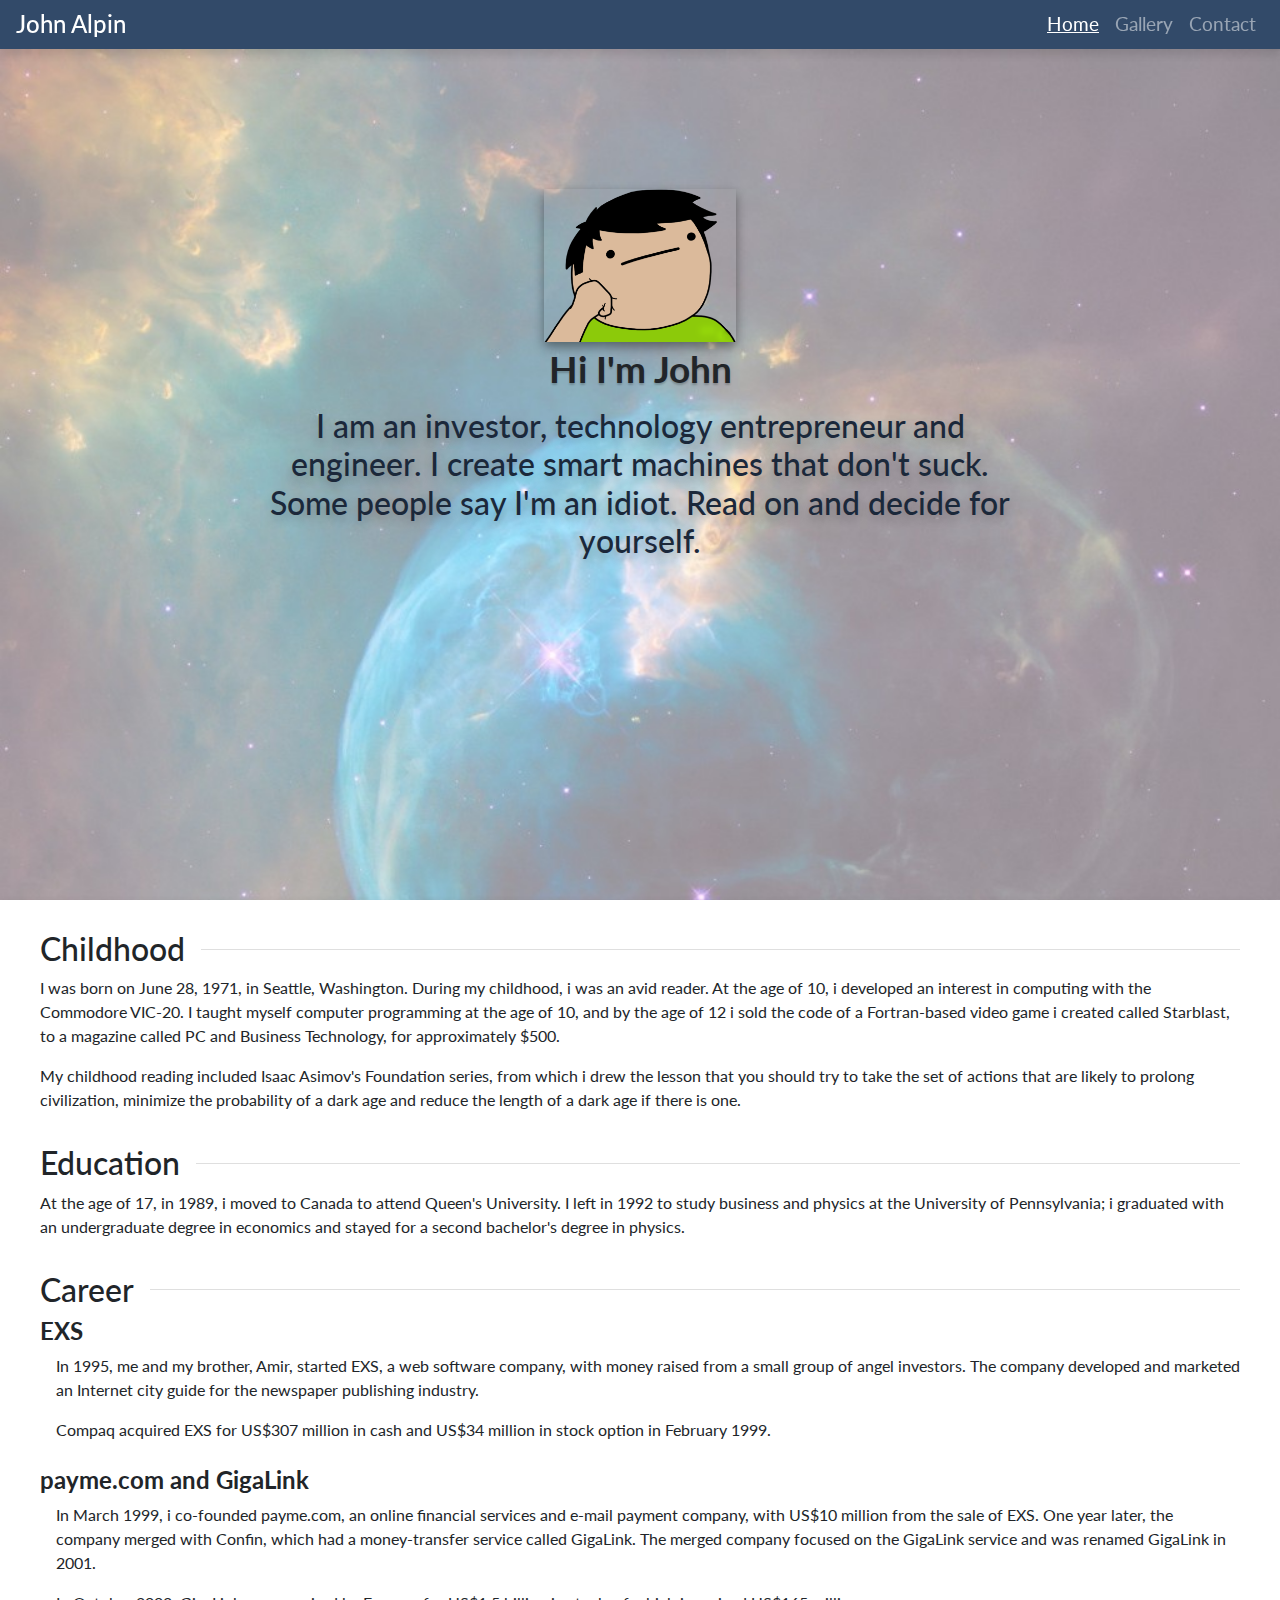
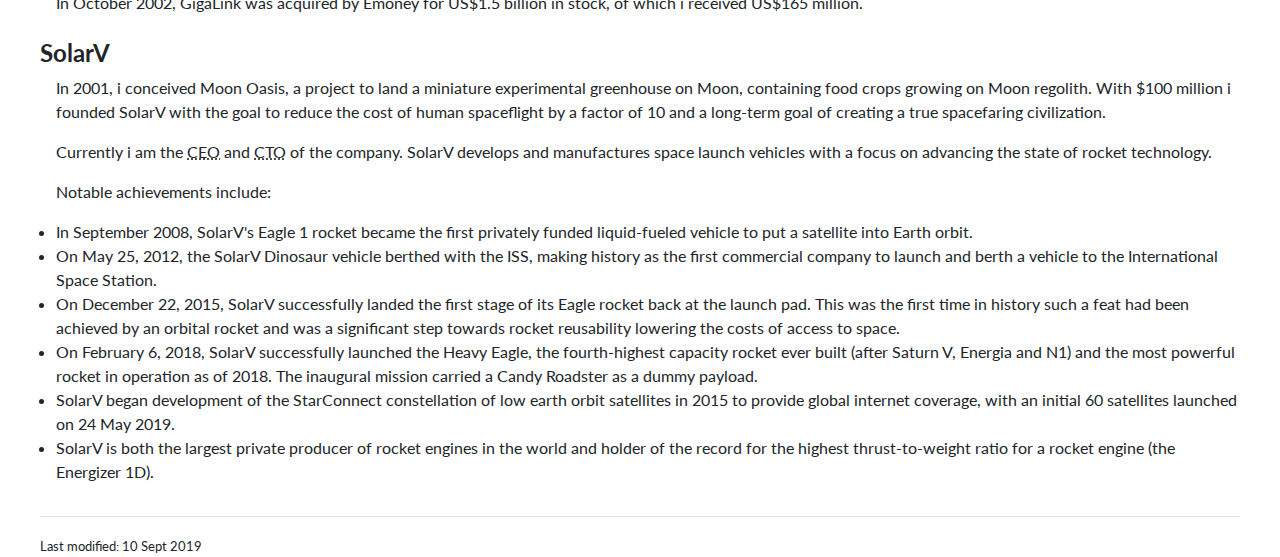
<file: homepage/index.html>
<!DOCTYPE html>
<html lang="en">
<head>
  <meta charset="UTF-8">
  <meta name="viewport" content="width=device-width, initial-scale=1.0">
  <meta http-equiv="X-UA-Compatible" content="ie=edge">
  <meta name="description" content="John Alpin's home page">
  <meta name="author" content="John Alpin">
  <meta name="keywords" content="homepage, personal, cv, resume">
  <title>John Alpin - Homepage</title>
  <link rel="stylesheet" href="https://stackpath.bootstrapcdn.com/bootstrap/4.3.1/css/bootstrap.min.css">
  <script src="https://ajax.googleapis.com/ajax/libs/jquery/3.4.1/jquery.min.js"></script>
  <script src="https://cdnjs.cloudflare.com/ajax/libs/popper.js/1.14.7/umd/popper.min.js"></script>
  <script src="https://maxcdn.bootstrapcdn.com/bootstrap/4.3.1/js/bootstrap.min.js"></script>
  <link rel="stylesheet" href="css/styles.css">
  <link rel="stylesheet" href="css/index.css">
  <script src="js/index.js" defer></script>
  <link href="https://fonts.googleapis.com/css?family=Lato" rel="stylesheet">
</head>
<body>
  <header>

    <!-- start of Navigation bar -->
    <nav class="navbar navbar-expand-sm navbar-dark fixed-top">
      <!-- start of navbar content -->
      <div id="navbar-content">
        <!-- Name -->
        <a class="navbar-brand" href="index.html"><h1>John Alpin</h1></a>

        <!-- Toggler/collapsible Button -->
        <button class="navbar-toggler" type="button" data-toggle="collapse" data-target="#collapsibleNavbar">
          <span class="navbar-toggler-icon"></span>
        </button>

        <!-- start of Navbar links -->
        <div class="collapse navbar-collapse" id="collapsibleNavbar">
          <ul class="navbar-nav">
            <li class="nav-item">
              <a class="nav-link active" href="index.html">Home</a>
            </li>
            <li class="nav-item">
              <a class="nav-link" href="photo.html">Gallery</a>
            </li>
            <li class="nav-item">
              <a class="nav-link" href="contact.html">Contact</a>
            </li>
          </ul>
        </div>
        <!-- end of Navbar links -->
      </div>
      <!-- end of navbar content -->
    </nav>
    <!-- end of Navigation bar -->
  </header>
  <!-- start of content below navbar -->
  <div class="no-nav">
    <!-- start of landing page -->
    <section id="landing">
      <img src="images/face.png" id="face" alt="john alpin photo">
      <p>Hi I'm John</p>
      <h2>I am an investor, technology entrepreneur and engineer. I create smart machines that don't suck.
          Some people say I'm an idiot. Read on and decide for yourself.
      </h2>
    </section>
    <!-- end of landing page -->
    <main id="index">
      <!-- start of early section -->
      <section id="early" class="biography-section">
        <h2 class="double-hr"><span class="between-lines">Childhood</span></h2>
        <p>I was born on June 28, 1971, in Seattle, Washington. During my childhood, i was an avid reader.
          At the age of 10, i developed an interest in computing with the Commodore VIC-20. I taught myself computer
          programming at the age of 10, and by the age of 12 i sold the code of a Fortran-based video game i created
          called Starblast, to a magazine called PC and Business Technology, for approximately $500.
        </p>
        <p>My childhood reading included Isaac Asimov's Foundation series, from which i drew the lesson that you should
          try to take the set of actions that are likely to prolong civilization, minimize the probability of a dark age
          and reduce the length of a dark age if there is one.
        </p>
      </section>
      <!-- end of early section -->
      <!-- start of education section -->
      <section id="education" class="biography-section">
        <h2 class="double-hr"><span class="between-lines">Education</span></h2>
        <p>At the age of 17, in 1989, i moved to Canada to attend Queen's University. I left in 1992 to study business and
          physics at the University of Pennsylvania; i graduated with an undergraduate degree in economics and stayed for a second
          bachelor's degree in physics.
        </p>
      </section>
      <!-- start of education section -->
      <!-- start of career section -->
      <section id="career" class="biography-section">
        <h2 class="double-hr"><span class="between-lines">Career</span></h2>
        <div class="biography-subsection">
          <h3>EXS</h3>
          <p>In 1995, me and my brother, Amir, started EXS, a web software company, with money raised from a small group of angel
            investors. The company developed and marketed an Internet city guide for the newspaper publishing industry.
          </p>
          <p>Compaq acquired EXS for US$307 million in cash and US$34 million in stock option in February 1999.</p>
        </div>
        <div class="biography-subsection">
          <h3>payme.com and GigaLink</h3>
          <p>In March 1999, i co-founded payme.com, an online financial services and e-mail payment company, with US$10 million
            from the sale of EXS. One year later, the company merged with Confin, which had a money-transfer service called GigaLink.
            The merged company focused on the GigaLink service and was renamed GigaLink in 2001.
          </p>
          <p>In October 2002, GigaLink was acquired by Emoney for US$1.5 billion in stock, of which i received US$165 million.</p>
        </div>
        <div class="biography-subsection">
          <h3>SolarV</h3>
          <p>In 2001, i conceived Moon Oasis, a project to land a miniature experimental greenhouse on Moon, containing food crops
            growing on Moon regolith. With $100 million i founded SolarV with the goal to reduce the cost of human spaceflight
            by a factor of 10 and a long-term goal of creating a true spacefaring civilization.
          </p>
          <p>Currently i am the <abbr title="chief executive officer">CEO</abbr> and <abbr title="chief technology officer">CTO</abbr>
            of the company. SolarV develops and manufactures space launch vehicles with a focus on advancing the state of rocket technology.
          </p>
          <p>Notable achievements include:</p>
          <ul>
            <li>In September 2008, SolarV's Eagle 1 rocket became the first privately funded liquid-fueled vehicle to put a satellite
                into Earth orbit.
            </li>
            <li>
              On May 25, 2012, the SolarV Dinosaur vehicle berthed with the ISS, making history as the first commercial
              company to launch and berth a vehicle to the International Space Station.
            </li>
            <li>
              On December 22, 2015, SolarV successfully landed the first stage of its Eagle rocket back at the launch pad. This was
              the first time in history such a feat had been achieved by an orbital rocket and was a significant step towards rocket
              reusability lowering the costs of access to space.
            </li>
            <li>
              On February 6, 2018, SolarV successfully launched the Heavy Eagle, the fourth-highest capacity rocket ever built
              (after Saturn V, Energia and N1) and the most powerful rocket in operation as of 2018. The inaugural mission carried a
              Candy Roadster as a dummy payload.
            </li>
            <li>
              SolarV began development of the StarConnect constellation of low earth orbit satellites in 2015 to provide global internet
              coverage, with an initial 60 satellites launched on 24 May 2019.
            </li>
            <li>
              SolarV is both the largest private producer of rocket engines in the world and holder of the record for the highest
              thrust-to-weight ratio for a rocket engine (the Energizer 1D).
            </li>
          </ul>
        </div>
      </section>
      <!-- end of career section -->
      <hr>
      <footer><small>Last modified: 10 Sept 2019</small></footer>
    </main>
  </div>
  <!-- end of content below navbar-->
</body>
</html>
</file>
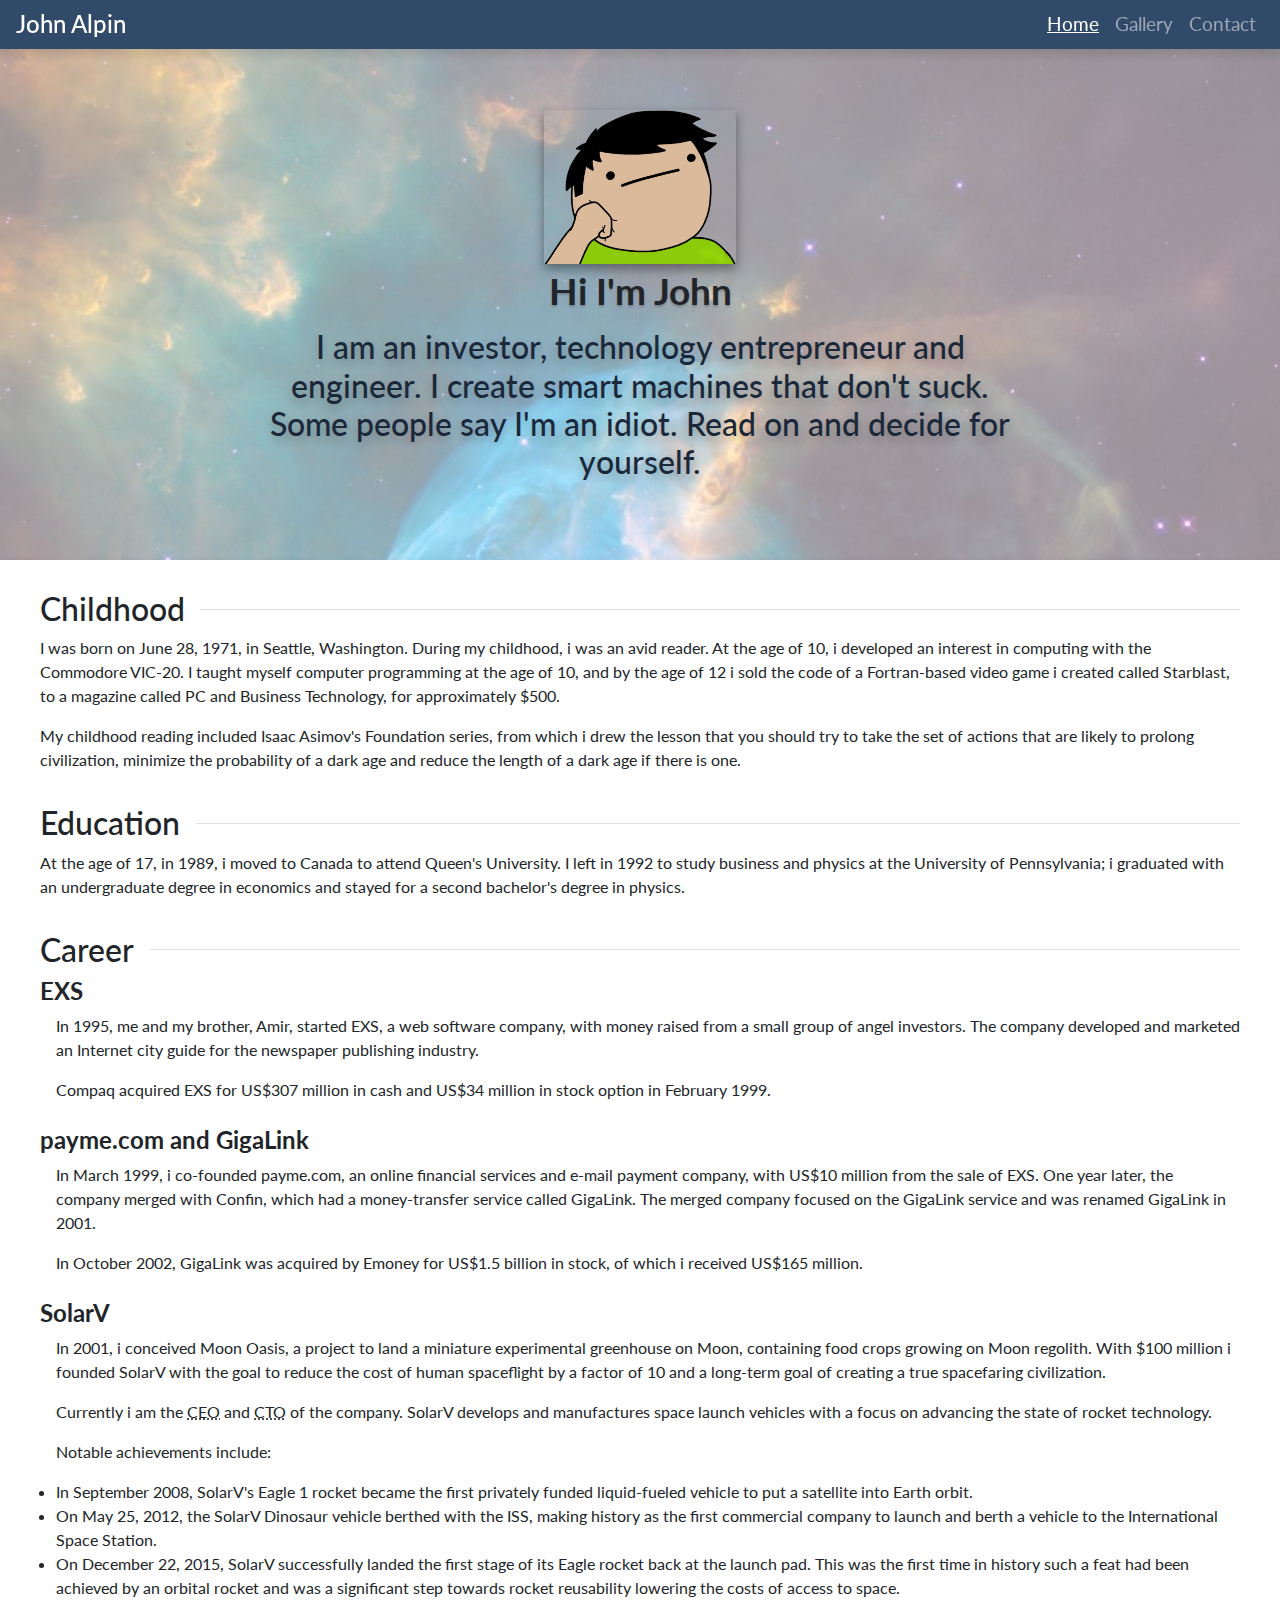
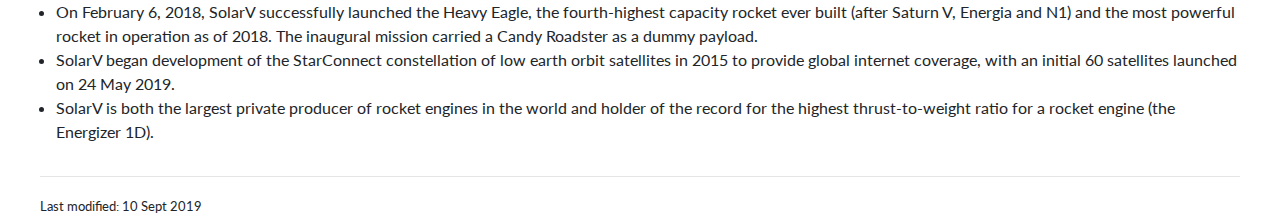
<file: src/index.html>
<!DOCTYPE html>
<html lang="en">
<head>
  <meta charset="UTF-8">
  <meta name="viewport" content="width=device-width, initial-scale=1.0">
  <meta http-equiv="X-UA-Compatible" content="ie=edge">
  <meta name="description" content="John Alpin's home page">
  <meta name="author" content="John Alpin">
  <meta name="keywords" content="homepage, personal, cv, resume">
  <title>John Alpin - Homepage</title>
  <link rel="stylesheet" href="https://stackpath.bootstrapcdn.com/bootstrap/4.3.1/css/bootstrap.min.css">
  <link rel="stylesheet" href="css/styles.css">
  <link rel="stylesheet" href="css/index.css">
  <link rel="stylesheet" href="https://fonts.googleapis.com/css?family=Lato">
  <script defer src="https://ajax.googleapis.com/ajax/libs/jquery/3.4.1/jquery.min.js"></script>
  <script defer src="https://cdnjs.cloudflare.com/ajax/libs/popper.js/1.14.7/umd/popper.min.js"></script>
  <script defer src="https://maxcdn.bootstrapcdn.com/bootstrap/4.3.1/js/bootstrap.min.js"></script>
</head>
<body>
  <header>

    <!-- start of Navigation bar -->
    <nav class="navbar navbar-expand-sm navbar-dark fixed-top">
      <!-- start of navbar content -->
      <div id="navbar-content">
        <!-- Name -->
        <a class="navbar-brand" href="index.html"><h1>John Alpin</h1></a>

        <!-- Toggler/collapsible Button -->
        <button class="navbar-toggler" type="button" data-toggle="collapse" data-target="#collapsibleNavbar">
          <span class="navbar-toggler-icon"></span>
        </button>

        <!-- start of Navbar links -->
        <div class="collapse navbar-collapse" id="collapsibleNavbar">
          <ul class="navbar-nav">
            <li class="nav-item">
              <a class="nav-link active" href="index.html">Home</a>
            </li>
            <li class="nav-item">
              <a class="nav-link" href="photo.html">Gallery</a>
            </li>
            <li class="nav-item">
              <a class="nav-link" href="contact.html">Contact</a>
            </li>
          </ul>
        </div>
        <!-- end of Navbar links -->
      </div>
      <!-- end of navbar content -->
    </nav>
    <!-- end of Navigation bar -->
  </header>
  <!-- start of content below navbar -->
  <div class="no-nav">
    <!-- start of landing page -->
    <section id="landing">
      <img src="images/face.png" id="face" alt="john alpin photo">
      <p>Hi I'm John</p>
      <h2>I am an investor, technology entrepreneur and engineer. I create smart machines that don't suck.
          Some people say I'm an idiot. Read on and decide for yourself.
      </h2>
    </section>
    <!-- end of landing page -->
    <main id="index">
      <!-- start of early section -->
      <section id="early" class="biography-section">
        <h2 class="double-hr"><span class="between-lines">Childhood</span></h2>
        <p>I was born on June 28, 1971, in Seattle, Washington. During my childhood, i was an avid reader.
          At the age of 10, i developed an interest in computing with the Commodore VIC-20. I taught myself computer
          programming at the age of 10, and by the age of 12 i sold the code of a Fortran-based video game i created
          called Starblast, to a magazine called PC and Business Technology, for approximately $500.
        </p>
        <p>My childhood reading included Isaac Asimov's Foundation series, from which i drew the lesson that you should
          try to take the set of actions that are likely to prolong civilization, minimize the probability of a dark age
          and reduce the length of a dark age if there is one.
        </p>
      </section>
      <!-- end of early section -->
      <!-- start of education section -->
      <section id="education" class="biography-section">
        <h2 class="double-hr"><span class="between-lines">Education</span></h2>
        <p>At the age of 17, in 1989, i moved to Canada to attend Queen's University. I left in 1992 to study business and
          physics at the University of Pennsylvania; i graduated with an undergraduate degree in economics and stayed for a second
          bachelor's degree in physics.
        </p>
      </section>
      <!-- end of education section -->
      <!-- start of career section -->
      <section id="career" class="biography-section">
        <h2 class="double-hr"><span class="between-lines">Career</span></h2>
        <div class="biography-subsection">
          <h3>EXS</h3>
          <p>In 1995, me and my brother, Amir, started EXS, a web software company, with money raised from a small group of angel
            investors. The company developed and marketed an Internet city guide for the newspaper publishing industry.
          </p>
          <p>Compaq acquired EXS for US$307 million in cash and US$34 million in stock option in February 1999.</p>
        </div>
        <div class="biography-subsection">
          <h3>payme.com and GigaLink</h3>
          <p>In March 1999, i co-founded payme.com, an online financial services and e-mail payment company, with US$10 million
            from the sale of EXS. One year later, the company merged with Confin, which had a money-transfer service called GigaLink.
            The merged company focused on the GigaLink service and was renamed GigaLink in 2001.
          </p>
          <p>In October 2002, GigaLink was acquired by Emoney for US$1.5 billion in stock, of which i received US$165 million.</p>
        </div>
        <div class="biography-subsection">
          <h3>SolarV</h3>
          <p>In 2001, i conceived Moon Oasis, a project to land a miniature experimental greenhouse on Moon, containing food crops
            growing on Moon regolith. With $100 million i founded SolarV with the goal to reduce the cost of human spaceflight
            by a factor of 10 and a long-term goal of creating a true spacefaring civilization.
          </p>
          <p>Currently i am the <abbr title="chief executive officer">CEO</abbr> and <abbr title="chief technology officer">CTO</abbr>
            of the company. SolarV develops and manufactures space launch vehicles with a focus on advancing the state of rocket technology.
          </p>
          <p>Notable achievements include:</p>
          <ul>
            <li>In September 2008, SolarV's Eagle 1 rocket became the first privately funded liquid-fueled vehicle to put a satellite
                into Earth orbit.
            </li>
            <li>
              On May 25, 2012, the SolarV Dinosaur vehicle berthed with the ISS, making history as the first commercial
              company to launch and berth a vehicle to the International Space Station.
            </li>
            <li>
              On December 22, 2015, SolarV successfully landed the first stage of its Eagle rocket back at the launch pad. This was
              the first time in history such a feat had been achieved by an orbital rocket and was a significant step towards rocket
              reusability lowering the costs of access to space.
            </li>
            <li>
              On February 6, 2018, SolarV successfully launched the Heavy Eagle, the fourth-highest capacity rocket ever built
              (after Saturn V, Energia and N1) and the most powerful rocket in operation as of 2018. The inaugural mission carried a
              Candy Roadster as a dummy payload.
            </li>
            <li>
              SolarV began development of the StarConnect constellation of low earth orbit satellites in 2015 to provide global internet
              coverage, with an initial 60 satellites launched on 24 May 2019.
            </li>
            <li>
              SolarV is both the largest private producer of rocket engines in the world and holder of the record for the highest
              thrust-to-weight ratio for a rocket engine (the Energizer 1D).
            </li>
          </ul>
        </div>
      </section>
      <!-- end of career section -->
      <hr>
      <footer><small>Last modified: 10 Sept 2019</small></footer>
    </main>
  </div>
  <!-- end of content below navbar-->
</body>
</html>
</file>
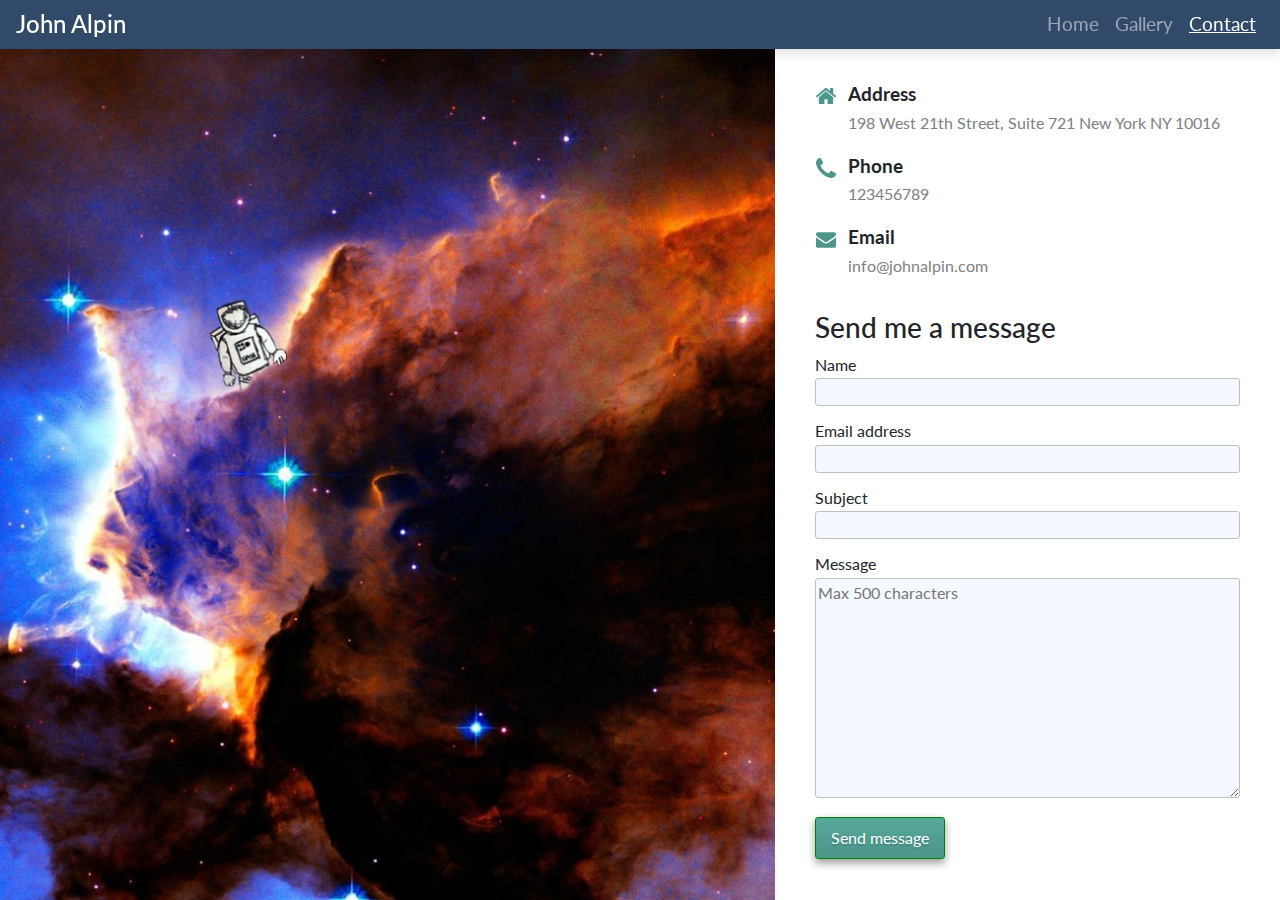
<file: homepage/contact.html>
<!DOCTYPE html>
<html lang="en">
<head>
  <meta charset="UTF-8">
  <meta name="viewport" content="width=device-width, initial-scale=1.0">
  <meta http-equiv="X-UA-Compatible" content="ie=edge">
  <meta name="description" content="John Alpin's contact info">
  <meta name="author" content="John Alpin">
  <meta name="keywords" content="contact, address, email, phone">
  <title>John Alpin - Contact</title>
  <link rel="stylesheet" href="https://stackpath.bootstrapcdn.com/bootstrap/4.3.1/css/bootstrap.min.css">
  <script src="https://ajax.googleapis.com/ajax/libs/jquery/3.4.1/jquery.min.js"></script>
  <script src="https://cdnjs.cloudflare.com/ajax/libs/popper.js/1.14.7/umd/popper.min.js"></script>
  <script src="https://maxcdn.bootstrapcdn.com/bootstrap/4.3.1/js/bootstrap.min.js"></script>
  <link rel="stylesheet" href="css/styles.css">
  <link rel="stylesheet" href="css/contact.css">
  <link rel="stylesheet" href="https://fonts.googleapis.com/css?family=Lato">
</head>
<body>
  <header>

    <!-- start of Navigation bar -->
    <nav class="navbar navbar-expand-sm navbar-dark fixed-top">
      <!-- start of navbar content -->
      <div id="navbar-content">
        <!-- Name -->
        <a class="navbar-brand" href="index.html"><h1>John Alpin</h1></a>

        <!-- Toggler/collapsible Button -->
        <button class="navbar-toggler" type="button" data-toggle="collapse" data-target="#collapsibleNavbar">
          <span class="navbar-toggler-icon"></span>
        </button>

        <!-- start of Navbar links -->
        <div class="collapse navbar-collapse" id="collapsibleNavbar">
          <ul class="navbar-nav">
            <li class="nav-item">
              <a class="nav-link" href="index.html">Home</a>
            </li>
            <li class="nav-item">
              <a class="nav-link" href="photo.html">Gallery</a>
            </li>
            <li class="nav-item">
              <a class="nav-link active" href="contact.html">Contact</a>
            </li>
          </ul>
        </div>
        <!-- end of Navbar links -->
      </div>
      <!-- end of navbar content -->
    </nav>
    <!-- end of Navigation bar -->
  </header>
  <!-- start of content below navbar -->
  <div class="no-nav">
    <!-- start of img-info-form -->
    <div id="img-info-form">
      <main>
        <table>
          <tr>
            <td id="address-img"><img src="images/icons/home.svg" alt=""></td>
            <th class="contact-label">Address</th>
          </tr>
          <tr>
            <td></td>
            <td><div class="contact-value">198 West 21th Street, Suite 721 New York NY 10016</div></td>
          </tr>
          <tr>
            <td id="phone-img"><img src="images/icons/telephone.svg" alt=""></td>
            <th class="contact-label">Phone</th>
          </tr>
          <tr>
            <td></td>
            <td><div class="contact-value">123456789</div></td>
          </tr>
          <tr>
            <td id="email-img"><img src="images/icons/envelope.svg" alt=""></td>
            <th class="contact-label">Email</th>
          </tr>
          <tr>
            <td></td>
            <td class="contact-value">info@johnalpin.com</td>
          </tr>
        </table>
        <!-- start of contact form -->
        <div id="contact-form">
          <header>
            <h2>Send me a message</h2>
          </header>
          <form action="#" method="POST">
            <div class="form-element">
              <label for="form-name" class="form-label">Name</label><br>
              <input type="text" name="name" id="form-name" required>
            </div>
            <div class="form-element">
              <label for="form-email" class="form-label">Email address</label><br>
              <input type="email" name="email" id="form-email" 
              pattern="^[\w!#$%&'*+/=?^`{|}~-]+(?:\.[\w!#$%&'*+/=?^`{|}~-]+)*@(?:[A-Za-z0-9](?:[A-Za-z0-9-]*[A-Za-z0-9])?\.)+[A-Za-z0-9](?:[A-Za-z0-9-]*[A-Za-z0-9])?$" required>
            </div>
            <div class="form-element">
              <label for="form-subject" class="form-label">Subject</label><br>
              <input type="text" name="subject-title" id="form-subject" required>
            </div>
            <div class="form-element">
              <p class="form-label">Message</p>
              <textarea name="interests" rows="2" cols="50" placeholder="Max 500 characters" maxlength="500" required></textarea>
            </div>
            <input type="submit" value="Send message">
          </form>
        </div>
        <!-- end of contact form -->
      </main>
    </div>
    <!-- end of img-info-form -->
  </div>
  <!-- end of content below navbar-->
  <script src="js/contact.js"></script>
</body>
</html>
</file>
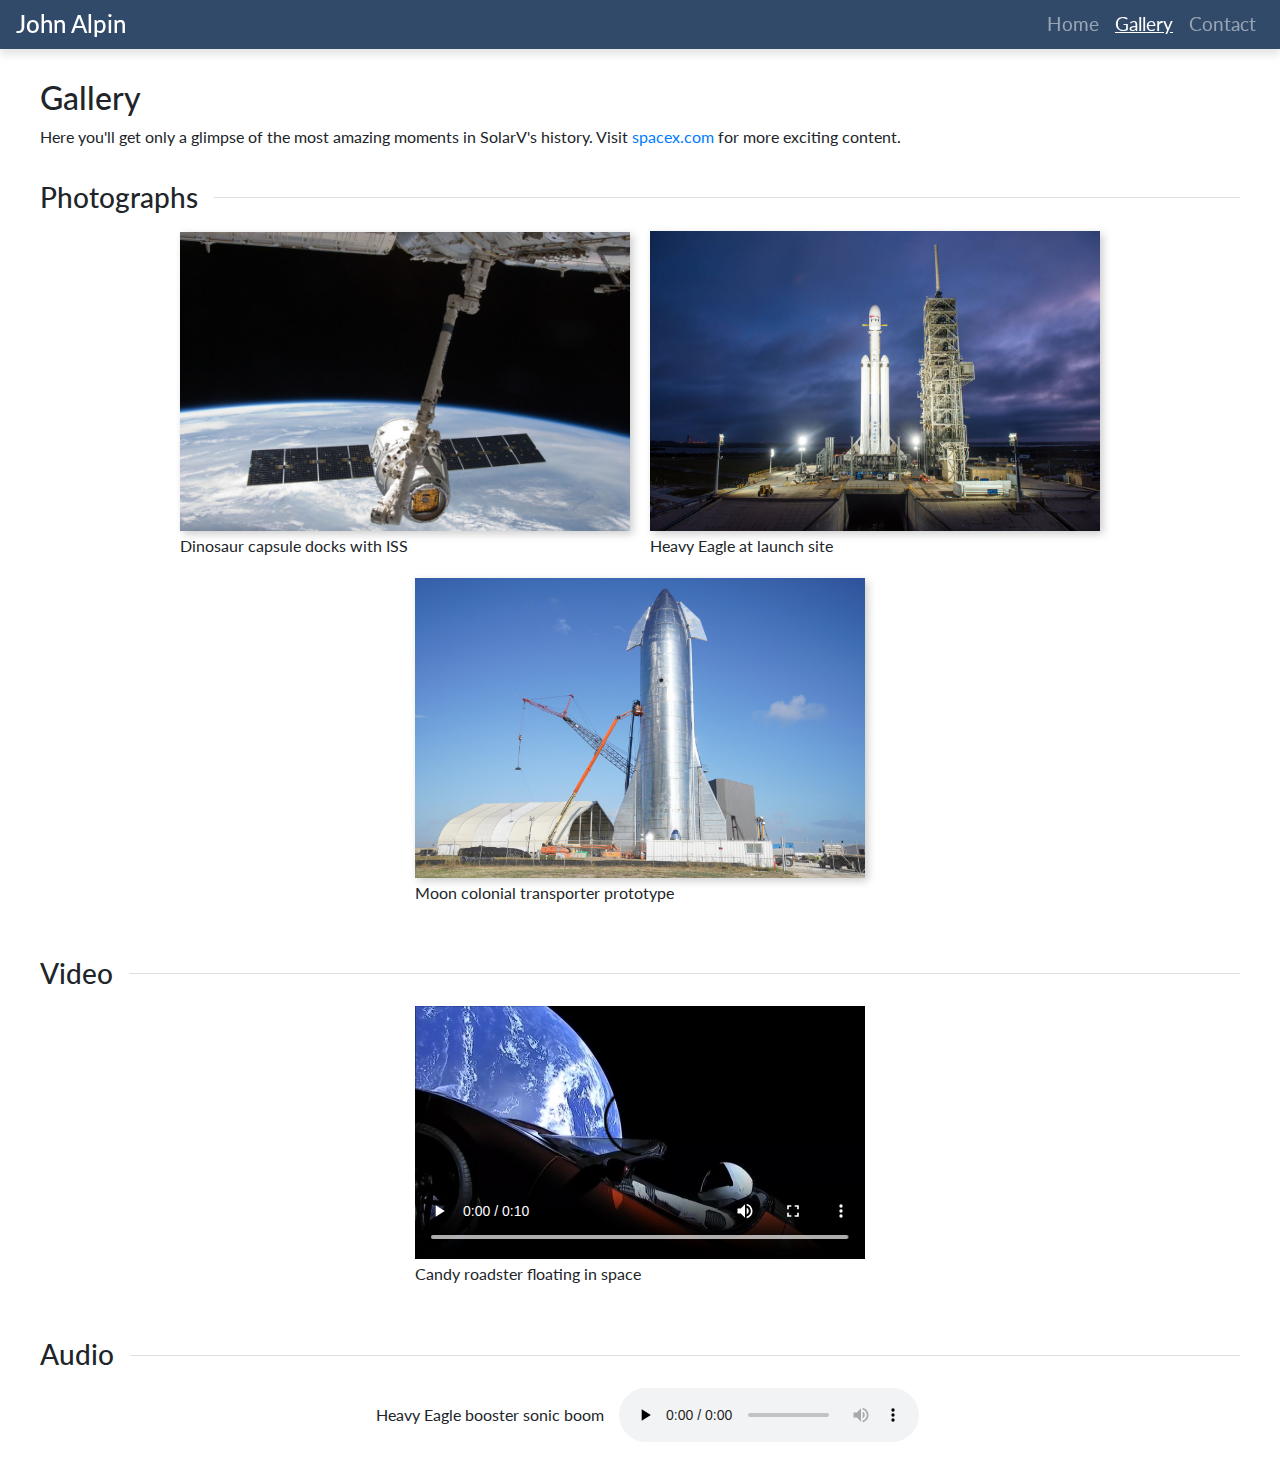
<file: homepage/photo.html>
<!DOCTYPE html>
<html lang="en">
<head>
  <meta charset="UTF-8">
  <meta name="viewport" content="width=device-width, initial-scale=1.0">
  <meta http-equiv="X-UA-Compatible" content="ie=edge">
  <meta name="description" content="John Alpin's home page">
  <meta name="author" content="John Alpin">
  <meta name="keywords" content="space, gallery, photo, video">
  <title>John Alpin - Gallery</title>
  <link rel="stylesheet" href="https://stackpath.bootstrapcdn.com/bootstrap/4.3.1/css/bootstrap.min.css">
  <script src="https://ajax.googleapis.com/ajax/libs/jquery/3.4.1/jquery.min.js"></script>
  <script src="https://cdnjs.cloudflare.com/ajax/libs/popper.js/1.14.7/umd/popper.min.js"></script>
  <script src="https://maxcdn.bootstrapcdn.com/bootstrap/4.3.1/js/bootstrap.min.js"></script>
  <link rel="stylesheet" href="css/styles.css">
  <link rel="stylesheet" href="css/photo.css">
  <link rel="stylesheet" href="https://fonts.googleapis.com/css?family=Lato">
</head>
<body>
  <header>

    <!-- start of Navigation bar -->
    <nav class="navbar navbar-expand-sm navbar-dark fixed-top">
      <!-- start of navbar content -->
      <div id="navbar-content">
        <!-- Name -->
        <a class="navbar-brand" href="index.html"><h1>John Alpin</h1></a>

        <!-- Toggler/collapsible Button -->
        <button class="navbar-toggler" type="button" data-toggle="collapse" data-target="#collapsibleNavbar">
          <span class="navbar-toggler-icon"></span>
        </button>

        <!-- start of Navbar links -->
        <div class="collapse navbar-collapse" id="collapsibleNavbar">
          <ul class="navbar-nav">
            <li class="nav-item">
              <a class="nav-link" href="index.html">Home</a>
            </li>
            <li class="nav-item">
              <a class="nav-link active" href="photo.html">Gallery</a>
            </li>
            <li class="nav-item">
              <a class="nav-link" href="contact.html">Contact</a>
            </li>
          </ul>
        </div>
        <!-- end of Navbar links -->
      </div>
      <!-- end of navbar content -->
    </nav>
    <!-- end of Navigation bar -->
  </header>
  <!-- start of content below navbar -->
  <div class="no-nav">
    <main>
      <header>
        <h2>Gallery</h2>
        <p>Here you'll get only a glimpse of the most amazing moments in SolarV's history. Visit
          <a href="https://www.solarv.com/" target="_blank">spacex.com</a> for more exciting content.
        </p>
      </header>
      <!-- start of photographs -->
      <section>
        <header>
          <h3 class="double-hr"><span class="between-lines">Photographs</span></h3>
        </header>
        <div class="img-vid-list">
          <figure>
            <picture>
              <source media="(min-width: 1024px)" srcset="images/gallery/dinosaur-capsule.jpg">
              <img src="images/gallery/dinosaur-capsule_720.jpg" alt="dinosaur capsule docks with iss">
            </picture>
            <figcaption>Dinosaur capsule docks with ISS</figcaption>
          </figure>
          <figure>
            <picture>
              <source media="(min-width: 1024px)" srcset="images/gallery/heavy-eagle.jpg">
              <img src="images/gallery/heavy-eagle_720.jpg" alt="heavy eagle launch site">
            </picture>
            <figcaption>Heavy Eagle at launch site</figcaption>
          </figure>
          <figure>
            <img src="images/gallery/moon-colonial-transporter-prototype.jpg" alt="moon colonial transporter prototype">
            <figcaption>Moon colonial transporter prototype</figcaption>
          </figure>
        </div>
      </section>
      <!-- end of photographs -->
      <!-- start of video -->
      <section>
        <header>
          <h3 class="double-hr"><span class="between-lines">Video</span></h3>
        </header>
        <div class="img-vid-list">
          <figure>
            <video src="video/candy_roadster.mp4" poster="images/gallery/candy_roadster.jpg" controls preload="metadata">
              Your browser does not support HTML5 video. Download the <a href="video/candy_roadster.mp4">video</a>
            </video>
            <figcaption>Candy roadster floating in space</figcaption>
          </figure>
        </div>
      </section>
      <!-- end of video -->
      <!-- start of audio -->
      <section>
        <header>
          <h3 class="double-hr"><span class="between-lines">Audio</span></h3>
        </header>
        <div id="audio-list">
          <div class="audio-element">
            <p>Heavy Eagle booster sonic boom</p>
            <audio src="audio/booster_sonic_boom.mp3" controls preload="none">
              Download the <a href="audio/booster_sonic_boom.mp3">file</a>
            </audio>
          </div>
        </div>
      </section>
      <!-- end of audio -->
    </main>
  </div>
  <!-- end of content below navbar-->
</body>
</html>
</file>
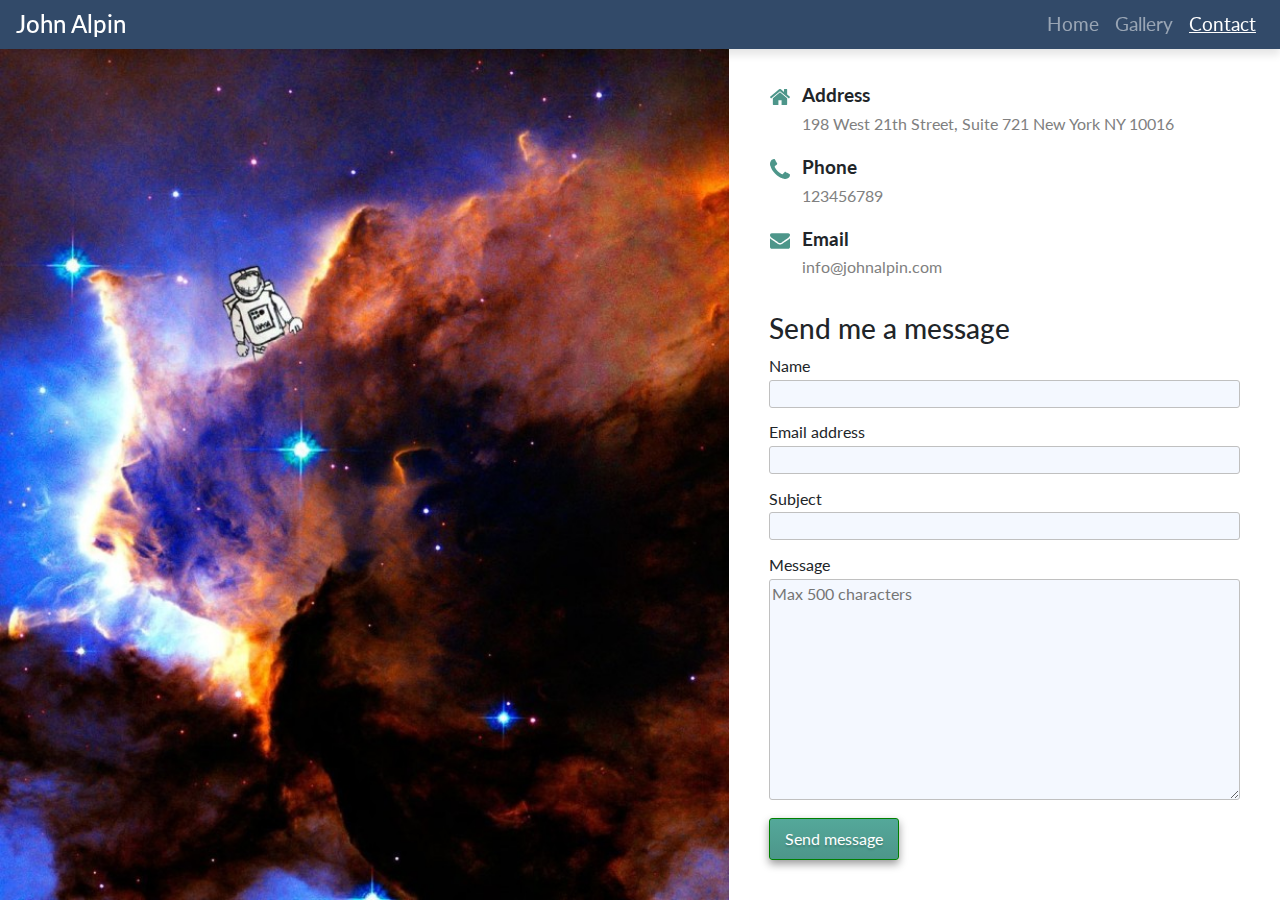
<file: src/contact.html>
<!DOCTYPE html>
<html lang="en">
<head>
  <meta charset="UTF-8">
  <meta name="viewport" content="width=device-width, initial-scale=1.0">
  <meta http-equiv="X-UA-Compatible" content="ie=edge">
  <meta name="description" content="John Alpin's contact info">
  <meta name="author" content="John Alpin">
  <meta name="keywords" content="contact, address, email, phone">
  <title>John Alpin - Contact</title>
  <link rel="stylesheet" href="https://stackpath.bootstrapcdn.com/bootstrap/4.3.1/css/bootstrap.min.css">
  <link rel="stylesheet" href="css/styles.css">
  <link rel="stylesheet" href="css/contact.css">
  <link rel="stylesheet" href="https://fonts.googleapis.com/css?family=Lato">
  <script defer src="https://ajax.googleapis.com/ajax/libs/jquery/3.4.1/jquery.min.js"></script>
  <script defer src="https://cdnjs.cloudflare.com/ajax/libs/popper.js/1.14.7/umd/popper.min.js"></script>
  <script defer src="https://maxcdn.bootstrapcdn.com/bootstrap/4.3.1/js/bootstrap.min.js"></script>
</head>
<body>
  <header>

    <!-- start of Navigation bar -->
    <nav class="navbar navbar-expand-sm navbar-dark fixed-top">
      <!-- start of navbar content -->
      <div id="navbar-content">
        <!-- Name -->
        <a class="navbar-brand" href="index.html"><h1>John Alpin</h1></a>

        <!-- Toggler/collapsible Button -->
        <button class="navbar-toggler" type="button" data-toggle="collapse" data-target="#collapsibleNavbar">
          <span class="navbar-toggler-icon"></span>
        </button>

        <!-- start of Navbar links -->
        <div class="collapse navbar-collapse" id="collapsibleNavbar">
          <ul class="navbar-nav">
            <li class="nav-item">
              <a class="nav-link" href="index.html">Home</a>
            </li>
            <li class="nav-item">
              <a class="nav-link" href="photo.html">Gallery</a>
            </li>
            <li class="nav-item">
              <a class="nav-link active" href="contact.html">Contact</a>
            </li>
          </ul>
        </div>
        <!-- end of Navbar links -->
      </div>
      <!-- end of navbar content -->
    </nav>
    <!-- end of Navigation bar -->
  </header>
  <!-- start of content below navbar -->
  <div class="no-nav">
    <!-- start of img-info-form -->
    <div id="img-info-form">
      <div id="left-img"></div>
      <main>
        <table>
          <tr>
            <td id="address-img"><img src="images/icons/home.svg" alt=""></td>
            <th class="contact-label">Address</th>
          </tr>
          <tr>
            <td></td>
            <td><div class="contact-value">198 West 21th Street, Suite 721 New York NY 10016</div></td>
          </tr>
          <tr>
            <td id="phone-img"><img src="images/icons/telephone.svg" alt=""></td>
            <th class="contact-label">Phone</th>
          </tr>
          <tr>
            <td></td>
            <td><div class="contact-value">123456789</div></td>
          </tr>
          <tr>
            <td id="email-img"><img src="images/icons/envelope.svg" alt=""></td>
            <th class="contact-label">Email</th>
          </tr>
          <tr>
            <td></td>
            <td class="contact-value">info@johnalpin.com</td>
          </tr>
        </table>
        <!-- start of contact form -->
        <div id="contact-form">
          <header>
            <h2>Send me a message</h2>
          </header>
          <form action="#" method="POST">
            <div class="form-element">
              <label for="form-name" class="form-label">Name</label><br>
              <input type="text" name="name" id="form-name" required>
            </div>
            <div class="form-element">
              <label for="form-email" class="form-label">Email address</label><br>
              <input type="email" name="email" id="form-email" 
              pattern="^[\w!#$%&'*+/=?^`{|}~-]+(?:\.[\w!#$%&'*+/=?^`{|}~-]+)*@(?:[A-Za-z0-9](?:[A-Za-z0-9-]*[A-Za-z0-9])?\.)+[A-Za-z0-9](?:[A-Za-z0-9-]*[A-Za-z0-9])?$" required>
            </div>
            <div class="form-element">
              <label for="form-subject" class="form-label">Subject</label><br>
              <input type="text" name="subject-title" id="form-subject" required>
            </div>
            <div class="form-element">
              <p class="form-label">Message</p>
              <textarea name="interests" rows="2" cols="50" placeholder="Max 500 characters" maxlength="500" required></textarea>
            </div>
            <input type="submit" value="Send message">
          </form>
        </div>
        <!-- end of contact form -->
      </main>
    </div>
    <!-- end of img-info-form -->
  </div>
  <!-- end of content below navbar-->
</body>
</html>
</file>
<file: homepage/css/styles.css>
html {
  font-size: 100%;
}
body {
  font-family: 'Lato', sans-serif;
}
a:visited {
  color: darkmagenta;
}
a:focus, a:hover {
  color: blue;
  text-decoration: underline;
}
/* -------------------------------------------------------
navigation bar
*/

/* arrangement of elements */
#navbar-content {
  margin-left: auto;
  margin-right: auto;
  display: flex;
  align-items: center;
  justify-content: space-between;
  flex-flow: row wrap;
  width: 95rem;
}

/* prevent grow the element that has the menu links so that they
appear aligned to the right side of navbar */
#collapsibleNavbar {
  flex-grow: 0;
}

.active {
  text-decoration: underline;
}

.navbar {
  background-color: #324a69;
  box-shadow: 0px 6px 8px 0px rgba(0,0,0,.1);
  padding-top: 2px;
  padding-bottom: 2px;
}

/* menu links */
.nav-link {
  font-size: 1.2rem;
}

/* logo */
.navbar-brand h1 {
  color: white;
  font-size: 1.5rem;
  margin: 0;
}

/* make the burger menu look closer to a square */
.navbar-toggler {
  padding: 0.3rem 0.6rem;
}
/* -------------------------------------------------------
Everything else below navigation bar should have a top margin
equal to the height of the navigation bar
*/
.no-nav {
  margin-top: calc(2.8rem + 4px);
  background-color: whitesmoke;
}

/* alignment/positioning of main sections on every page:
resume, gallery, contact info/form */
main {
  max-width: 95rem;
  min-height: calc(100vh - 2.8rem - 4px);
  padding-left: 40px;
  padding-right: 40px;
  padding-top: 30px;
  background-color: white;
  box-shadow: 0px 3px 8px 0px rgba(0,0,0,.1);
}

.biography-section {
  margin-bottom: 2rem;
}
.biography-subsection {
  margin-bottom: 1.5rem;
}
/* -------------------------------------------------------
two horizontal lines to the left and to the right of an element 
*/
.double-hr { 
  display: flex; 
  flex-direction: row; 
}
.double-hr:after { 
  content: ""; 
  flex: 1 1; 
  border-bottom: 1px solid rgba(192,192,192,0.5); 
  margin: auto;
}

/* the content between the two lines */
.between-lines {
  margin-right: 16px;
}
/* -------------------------------------------------------
decrease font size of text in navigation bar in lower resolution screens
(90% of the initial size) */
@media only screen and (max-width: 45rem), (max-height: 45rem) {

  /* logo */
  .navbar-brand h1 {
    font-size: 1.35rem;
  }

  /* menu links */
  .navbar li {
    font-size: 1.08rem;
  }

  /* decrease in font size automatically means a decrease of the
  height of the navigation bar. So we should also decrease the
  top margin of the non navigation part */
  .no-nav {
    margin-top: calc(2.55rem + 4px);
  }
}

@media only screen and (max-width: 45rem) {

  /* decrease paddings so that elements have more vertical space */
  main {
    padding-top: 30px;
    padding-right: 15px;
    padding-left: 15px;
  }
}

@media only screen and (max-width: 35rem) {
  main {
    box-shadow: none;
  }
}
</file>
<file: homepage/css/index.css>
/* face photo */
#landing img {
  width: 12rem;
  max-width: 100%;
  box-shadow: 0 5px 10px rgba(0, 0, 0, 0.4);
}

/* 'Hi greeting */
#landing p {
  margin-bottom: 0.6rem;
  text-shadow: 0 2px 2px rgba(0, 0, 0, 0.2);
  font-weight: 700;
  font-size: 2.3rem;
}

/* short message */
#landing h2 {
  max-width: 55rem;
  padding-left: 70px;
  padding-right: 70px;
  color: #1b283a;
  text-shadow: 0 5px 10px rgba(0, 0, 0, 0.2);
}

/* general */
#landing {
  display: flex;
  flex-flow: column nowrap;
  justify-content: flex-start;
  align-items: center;

  padding-left: 40px;
  padding-right: 40px;
  padding-top: 140px;

  margin-left: auto;
  margin-right: auto;
  max-width: 95rem;

  /* we want the height of this section to be 100% the
  vieport height minus the height of the navbar */
  height: calc(100vh - 2.8rem - 4px);

  min-height: 35rem;
  max-height: 70rem;

  text-align: center;

  background-image: url(../images/index.jpg);
  background-size: cover;
}
/* -------------------------------------------------------
resume section
*/

/* career subsections titles */
main h3 {
  font-size: 1.5rem;
  font-weight: bold;
}

/* move to the right all content in career subsections */
#career p, #career ul {
  padding-left: 16px;
}

/* center align resume section */
main {
  max-width: 95rem;
  margin-left: auto;
  margin-right: auto;
}
/* -------------------------------------------------------
increase the height of the landing page in lower resolution screens
because of the height decrease of the navigation bar (we want the
landing page to cover 100% of the viewport height)
See also the similar query in styles.css */
@media only screen and (max-width: 45rem), (max-height: 45rem) {
  #landing {
    height: calc(100vh - 2.55rem - 4px);
  }
}
/* -------------------------------------------------------
adjust position and decrease font size of the text on the landing page
in lower resolution screens so that everything is fully visible without
scrolling
*/
@media only screen and (max-width: 45rem) {
  #landing p {
    font-size: 1.84rem;
  }
  #landing h2 {
    font-size: 1.6rem;
    padding-left: 0;
    padding-right: 0;
  }
}
@media only screen and (max-width: 30rem) {
  #landing {
    padding-left: 15px;
    padding-right: 15px;
  }
  #landing h2 {
    font-size: 1.28rem;
  }
}
</file>
<file: src/css/styles.css>
html {
  font-size: 100%;
}
body {
  font-family: 'Lato', sans-serif;
}
a:visited {
  color: darkmagenta;
}
a:focus, a:hover {
  color: blue;
  text-decoration: underline;
}
/* -------------------------------------------------------
navigation bar
*/

/* arrangement of elements */
#navbar-content {
  margin-left: auto;
  margin-right: auto;
  display: flex;
  align-items: center;
  justify-content: space-between;
  flex-flow: row wrap;
  width: 95rem;
}

/* prevent grow the element that has the menu links so that they
appear aligned to the right side of navbar */
#collapsibleNavbar {
  flex-grow: 0;
}

.active {
  text-decoration: underline;
}

.navbar {
  background-color: #324a69;
  box-shadow: 0px 6px 8px 0px rgba(0,0,0,.1);
  padding-top: 2px;
  padding-bottom: 2px;
}

/* menu links */
.nav-link {
  font-size: 1.2rem;
}

/* logo */
.navbar-brand h1 {
  color: white;
  font-size: 1.5rem;
  margin: 0;
}

/* make the burger menu look closer to a square */
.navbar-toggler {
  padding: 0.3rem 0.6rem;
}

.no-nav {
  min-height: 100vh;
  background-color: whitesmoke;
}

main {
  max-width: 95rem;
  padding-left: 40px;
  padding-right: 40px;
  padding-top: 30px;
  background-color: white;
  box-shadow: 0px 3px 8px 0px rgba(0,0,0,.1);
}

.biography-section {
  margin-bottom: 2rem;
}
.biography-subsection {
  margin-bottom: 1.5rem;
}
/* -------------------------------------------------------
two horizontal lines to the left and to the right of an element 
*/
.double-hr { 
  display: flex; 
  flex-direction: row;
  align-items: center;
}
.double-hr:after { 
  content: ""; 
  flex: 1 1; 
  border-bottom: 1px solid rgba(192,192,192,0.5); 
  margin: auto;
}

/* the content between the two lines */
.between-lines {
  margin-right: 16px;
}

@media only screen and (max-width: 45rem) {
  /* logo */
  .navbar-brand h1 {
    font-size: 1.35rem;
  }

  /* menu links */
  .navbar li {
    font-size: 1.08rem;
  }

  /* decrease paddings so that elements have more vertical space */
  main {
    padding-top: 30px;
    padding-right: 15px;
    padding-left: 15px;
  }
}

@media only screen and (max-width: 35rem) {
  main {
    box-shadow: none;
  }
}
</file>
<file: src/css/index.css>
/* face photo */
#landing img {
  width: 12rem;
  max-width: 100%;
  box-shadow: 0 5px 10px rgba(0, 0, 0, 0.4);
}

/* 'Hi greeting */
#landing p {
  margin-bottom: 0.6rem;
  text-shadow: 0 2px 2px rgba(0, 0, 0, 0.2);
  font-weight: 700;
  font-size: 2.3rem;
}

/* short message */
#landing h2 {
  width: 100%; /* fixes IE11 overflow */
  max-width: 55rem;
  padding-left: 70px;
  padding-right: 70px;
  margin-bottom: 3rem;
  color: #1b283a;
  text-shadow: 0 5px 10px rgba(0, 0, 0, 0.2);
}

/* general */
#landing {
  display: flex;
  flex-flow: column;
  justify-content:center;
  align-items: center;
  padding-left: 40px;
  padding-right: 40px;
  padding-top: 5rem;
  margin-left: auto;
  margin-right: auto;
  max-width: 95rem;
  height: 35rem;
  text-align: center;
  background-image: url(../images/index.jpg);
  background-size: cover;
}
/* -------------------------------------------------------
resume section
*/

/* career subsections titles */
main h3 {
  font-size: 1.5rem;
  font-weight: bold;
}

/* move to the right all content in career subsections */
#career p, #career ul {
  padding-left: 16px;
}

/* center align resume section */
main {
  max-width: 95rem;
  margin-left: auto;
  margin-right: auto;
}

@media only screen and (max-width: 45rem) {
  #landing p {
    font-size: 1.84rem;
  }
  #landing h2 {
    font-size: 1.6rem;
    padding-left: 0;
    padding-right: 0;
  }
}

@media only screen and (max-width: 35rem) {
  #landing {
    padding-left: 15px;
    padding-right: 15px;
  }
  #landing h2 {
    font-size: 1.28rem;
  }
}
</file>
<file: homepage/css/contact.css>
/* icons that appear to the left of the labels */
#address-img img, #phone-img img, #email-img img {
  width: 20px;
  height: 20px;
  margin-right: 10px;
}

/* info labels */
.contact-label {
  font-size: 1.2rem;
  margin-bottom: 15px;
}

/* the actual address, phone nr, email */
.contact-value {
  color: gray;
  margin-bottom: 15px;
}

/* contact info is arranged in a table */
table {
  border-spacing: 10px 5px;
  margin-bottom: 2rem;
}
/* -------------------------------------------------------
contact form
*/

/* the title of the contact form */
#contact-form h2 {
  font-size: 1.75rem;
}

/* make input boxes as wide as possible */
input[type="text"], input[type="email"], textarea {
  width: 100%;
  background-color: #f4f8ff;
  border-radius: 3px;
  border: 1px solid silver;
}

/* message box should hold 500 chars (at 16px browser font size) */
textarea {
  height: 13.8rem;
}

/* the submit button */
input[type="submit"] {
  color: white;
  border: 1px solid green;
  border-radius: 3px;
  padding: 8px 15px;
  box-shadow: 0 4px 8px rgba(0, 0, 0, 0.4);
  text-shadow: 0 2px 2px rgba(0, 0, 0, 0.2);
  background: linear-gradient(to bottom, #54a89a, #4d968a);
  transform: scale(1);
  transition: transform 250ms;
}

input[type="submit"]:hover, input[type="submit"]:focus {
  transform: scale(1.05);
  color: white;
}

/* button press effect */
input[type="submit"]:active {
  position: relative;
  top: 1px;
}

/* the labels of the input boxes */
.form-label {
  margin-bottom: .1rem;
}

/* the label and the corresponding input area as a whole */
.form-element {
  margin-bottom: .8rem;
}
/* -------------------------------------------------------
alignment and positioning of the contact info/form section
and the left image.
*/

#img-info-form {
  max-width: 95rem;
  display: flex;
  flex-flow: row nowrap;
  justify-content: center;
  margin-left: auto;
  margin-right: auto;
}

/* the left image should shrink a lot faster when window is resized */
#left-img {
  background-image: url(../images/space.jpg);
  background-size: cover;
  flex: 0 15 63rem;
}

/* the contact info/form section should shrink when window is resized
but by a very little amount */
main {
  flex: 0 1 32rem;
  padding-bottom: 1rem;
}
</file>
<file: homepage/css/photo.css>
/* photo/video container */
figure {
  max-width: 450px;
  margin-bottom: 20px;
  margin-right: 10px;
  margin-left: 10px;
}

/* photo,video,audio elements */
figure img {
  width: 100%;
  box-shadow: 3px 3px 8px 0px rgba(0,0,0,.2);
}
figure video {
  width: 100%;
  display: block;
}
.audio-element audio {
  max-width: 100%;
}

/* page alignment of photo/video entries */
.img-vid-list {
  display: flex;
  flex-flow: row wrap;
  justify-content: center;
  align-items: flex-end;
}

/* page alignment of the list that has the audio entries */
#audio-list {
  display: flex;
  flex-flow: column nowrap;
  align-items: center;
}

/* self alignment of the label,controls for each audio entry */
.audio-element {
  display: flex;
  flex-flow: row wrap;
  justify-content: center;
  align-items: center;
  margin-bottom: 20px;
}

/* space around the title of photo/video/audio sections */
h3 {
  margin-top: 32px;
  margin-bottom: 1rem;
}

/* distance between a photo and its caption */
figcaption {
  margin-top: .2rem;
}

/* space around the label of an audio entry */
#audio-list p {
  margin-top: 10px;
  margin-bottom: 10px;
  margin-right: 15px;
  margin-left: 15px;
}

/* center align the whole gallery */
main {
  max-width: 95rem;
  margin-left: auto;
  margin-right: auto;
  padding-bottom: 16px;
}
/* -------------------------------------------------------
completely remove margins of photo/video in lower
resolution screens so that they have more vertical space
*/
@media only screen and (max-width: 38rem) {
  figure {
    margin-right: 0;
    margin-left: 0;
  }
}
</file>
<file: src/css/contact.css>
/* icons that appear to the left of the labels */
#address-img img, #phone-img img, #email-img img {
  width: 20px;
  height: 20px;
  margin-right: 10px;
}

/* info labels */
.contact-label {
  font-size: 1.2rem;
  margin-bottom: 15px;
}

/* the actual address, phone nr, email */
.contact-value {
  color: gray;
  margin-bottom: 15px;
}

/* contact info is arranged in a table */
table {
  border-spacing: 10px 5px;
  margin-bottom: 2rem;
}
/* -------------------------------------------------------
contact form
*/

/* the title of the contact form */
#contact-form h2 {
  font-size: 1.75rem;
}

/* make input boxes as wide as possible */
input[type="text"], input[type="email"], textarea {
  width: 100%;
  background-color: #f4f8ff;
  border-radius: 3px;
  border: 1px solid silver;
}

/* message box should hold 500 chars */
textarea {
  height: 13.8rem;
}

/* the submit button */
input[type="submit"] {
  color: white;
  border: 1px solid green;
  border-radius: 3px;
  padding: 8px 15px;
  box-shadow: 0 4px 8px rgba(0, 0, 0, 0.4);
  text-shadow: 0 2px 2px rgba(0, 0, 0, 0.2);
  background: linear-gradient(to bottom, #54a89a, #4d968a);
  transform: scale(1);
  transition: transform 250ms;
}

input[type="submit"]:hover, input[type="submit"]:focus {
  transform: scale(1.05);
  color: white;
}

/* button press effect */
input[type="submit"]:active {
  position: relative;
  top: 1px;
}

/* the labels of the input boxes */
.form-label {
  margin-bottom: .1rem;
}

/* the label and the corresponding input area as a whole */
.form-element {
  margin-bottom: .8rem;
}

/* -------------------------------------------------------
alignment and positioning of the contact info/form section
and the left image.
*/
#img-info-form {
  max-width: 95rem;
  display: flex;
  flex-flow: row nowrap;
  justify-content: center;
  margin-left: auto;
  margin-right: auto;
}

main {
  min-height: 100vh;
  padding-top: 5rem;
  padding-bottom: 2rem;
}

.no-nav {
  background-color: white;
}

@media screen and (min-width: 35rem) {
  #left-img {
    background-image: url(../images/space.jpg);
    background-size: cover;
    flex: min-content;
  }

  .no-nav {
    background-color: whitesmoke;
  }
}
</file>
